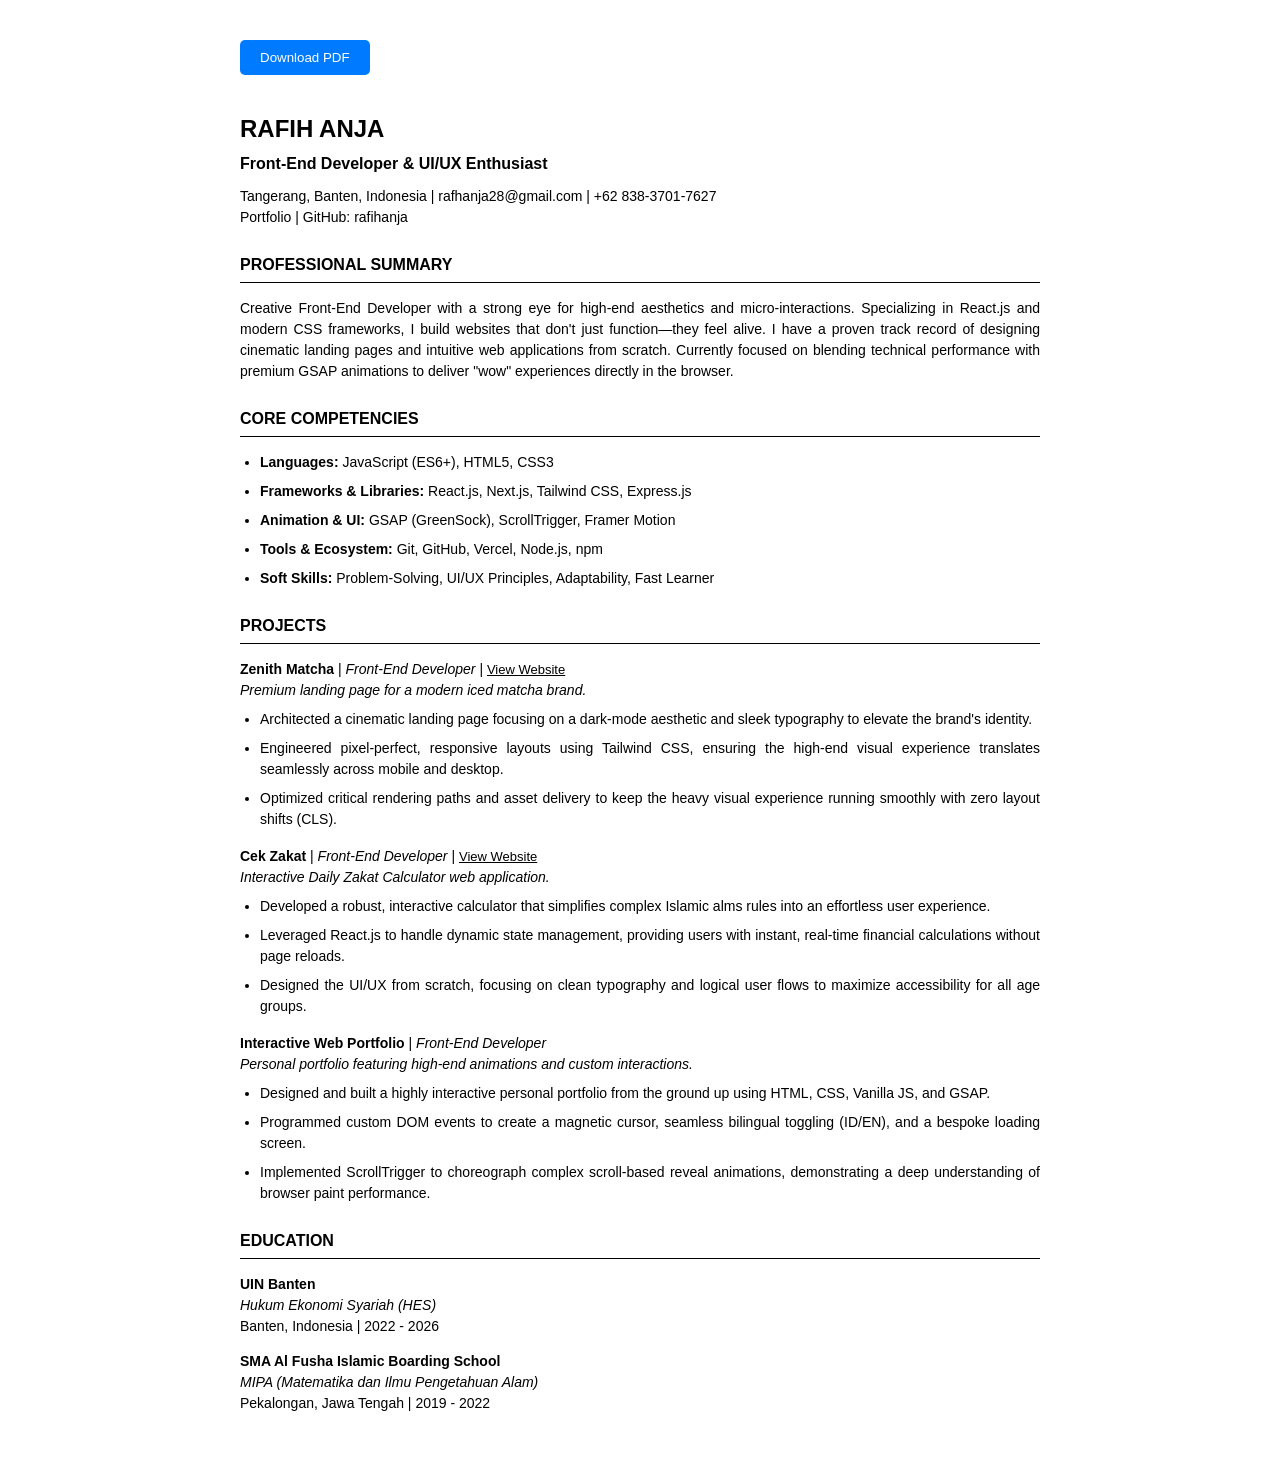
<file: ats-cv.html>
<!DOCTYPE html>
<html lang="en">
<head>
    <meta charset="UTF-8">
    <meta name="viewport" content="width=device-width, initial-scale=1.0">
    <title>CV rafih anja</title>
    <style>
        /* Print and ATS friendly styles */
        body {
            font-family: Arial, Helvetica, sans-serif;
            line-height: 1.5;
            color: #000;
            max-width: 800px;
            margin: 0 auto;
            padding: 40px;
            background: #fff;
            text-align: justify; /* Requested by user */
        }
        h1 {
            font-size: 24px;
            margin-bottom: 5px;
            text-transform: uppercase;
            text-align: left; /* Keep headings left-aligned */
        }
        .subtitle {
            font-size: 16px;
            font-weight: bold;
            margin-bottom: 10px;
            text-align: left;
        }
        .contact-info {
            font-size: 14px;
            margin-bottom: 20px;
            text-align: left;
        }
        .contact-info a {
            color: #000;
            text-decoration: none;
        }
        h2 {
            font-size: 16px;
            border-bottom: 1px solid #000;
            padding-bottom: 5px;
            margin-top: 25px;
            margin-bottom: 15px;
            text-transform: uppercase;
            text-align: left;
        }
        p, li {
            font-size: 14px;
            margin-bottom: 8px;
        }
        ul {
            margin-top: 0;
            padding-left: 20px;
        }
        .job-title {
            font-weight: bold;
        }
        .job-meta {
            font-style: italic;
        }
        .project-link {
            font-size: 13px;
            color: #000;
            text-decoration: underline;
        }
        .project-heading {
            text-align: left;
        }
        
        /* Print specifics */
        @page {
            size: A4;
            margin: 2cm;
        }
        @media print {
            body {
                padding: 0;
            }
            .no-print {
                display: none;
            }
        }
        
        .print-btn {
            display: inline-block;
            margin-bottom: 20px;
            padding: 10px 20px;
            background-color: #007bff;
            color: white;
            text-decoration: none;
            border-radius: 5px;
            cursor: pointer;
            border: none;
            font-family: Arial;
        }
    </style>
</head>
<body>
    <button class="print-btn no-print" id="download-btn">Download PDF</button>

    <div id="cv-content">
        <h1>RAFIH ANJA</h1>
        <div class="subtitle">Front-End Developer & UI/UX Enthusiast</div>
        <div class="contact-info">
            Tangerang, Banten, Indonesia | <a href="mailto:rafhanja28@gmail.com">rafhanja28@gmail.com</a> | +62 838-3701-7627 <br>
            <a href="https://project-porto-v1-0.vercel.app/">Portfolio</a> | <a href="https://github.com/rafihanja">GitHub: rafihanja</a>
        </div>

        <h2>PROFESSIONAL SUMMARY</h2>
        <p>Creative Front-End Developer with a strong eye for high-end aesthetics and micro-interactions. Specializing in React.js and modern CSS frameworks, I build websites that don't just function—they feel alive. I have a proven track record of designing cinematic landing pages and intuitive web applications from scratch. Currently focused on blending technical performance with premium GSAP animations to deliver "wow" experiences directly in the browser.</p>

        <h2>CORE COMPETENCIES</h2>
        <ul>
            <li><strong>Languages:</strong> JavaScript (ES6+), HTML5, CSS3</li>
            <li><strong>Frameworks & Libraries:</strong> React.js, Next.js, Tailwind CSS, Express.js</li>
            <li><strong>Animation & UI:</strong> GSAP (GreenSock), ScrollTrigger, Framer Motion</li>
            <li><strong>Tools & Ecosystem:</strong> Git, GitHub, Vercel, Node.js, npm</li>
            <li><strong>Soft Skills:</strong> Problem-Solving, UI/UX Principles, Adaptability, Fast Learner</li>
        </ul>

        <h2>PROJECTS</h2>
        
        <p class="project-heading"><span class="job-title">Zenith Matcha</span> | <span class="job-meta">Front-End Developer</span> | <a href="https://project-porto-v1-0.vercel.app/" class="project-link">View Website</a><br>
        <em>Premium landing page for a modern iced matcha brand.</em></p>
        <ul>
            <li>Architected a cinematic landing page focusing on a dark-mode aesthetic and sleek typography to elevate the brand's identity.</li>
            <li>Engineered pixel-perfect, responsive layouts using Tailwind CSS, ensuring the high-end visual experience translates seamlessly across mobile and desktop.</li>
            <li>Optimized critical rendering paths and asset delivery to keep the heavy visual experience running smoothly with zero layout shifts (CLS).</li>
        </ul>

        <p class="project-heading"><span class="job-title">Cek Zakat</span> | <span class="job-meta">Front-End Developer</span> | <a href="https://project-porto-v1-1.vercel.app/" class="project-link">View Website</a><br>
        <em>Interactive Daily Zakat Calculator web application.</em></p>
        <ul>
            <li>Developed a robust, interactive calculator that simplifies complex Islamic alms rules into an effortless user experience.</li>
            <li>Leveraged React.js to handle dynamic state management, providing users with instant, real-time financial calculations without page reloads.</li>
            <li>Designed the UI/UX from scratch, focusing on clean typography and logical user flows to maximize accessibility for all age groups.</li>
        </ul>

        <p class="project-heading"><span class="job-title">Interactive Web Portfolio</span> | <span class="job-meta">Front-End Developer</span><br>
        <em>Personal portfolio featuring high-end animations and custom interactions.</em></p>
        <ul>
            <li>Designed and built a highly interactive personal portfolio from the ground up using HTML, CSS, Vanilla JS, and GSAP.</li>
            <li>Programmed custom DOM events to create a magnetic cursor, seamless bilingual toggling (ID/EN), and a bespoke loading screen.</li>
            <li>Implemented ScrollTrigger to choreograph complex scroll-based reveal animations, demonstrating a deep understanding of browser paint performance.</li>
        </ul>

        <h2>EDUCATION</h2>
        <p><strong>UIN Banten</strong><br>
        <em>Hukum Ekonomi Syariah (HES)</em><br>
        Banten, Indonesia | 2022 - 2026</p>

        <p><strong>SMA Al Fusha Islamic Boarding School</strong><br>
        <em>MIPA (Matematika dan Ilmu Pengetahuan Alam)</em><br>
        Pekalongan, Jawa Tengah | 2019 - 2022</p>
    </div>

    <!-- Script to trigger Native Browser Print for perfect ATS text & links -->
    <script>
        document.getElementById('download-btn').addEventListener('click', function () {
            window.print();
        });

        // Auto-download logic jika diakses dari web utama
        const urlParams = new URLSearchParams(window.location.search);
        if (urlParams.get('download') === 'true') {
            setTimeout(() => {
                window.print();
            }, 500);
        }
    </script>
</body>
</html>
</file>
